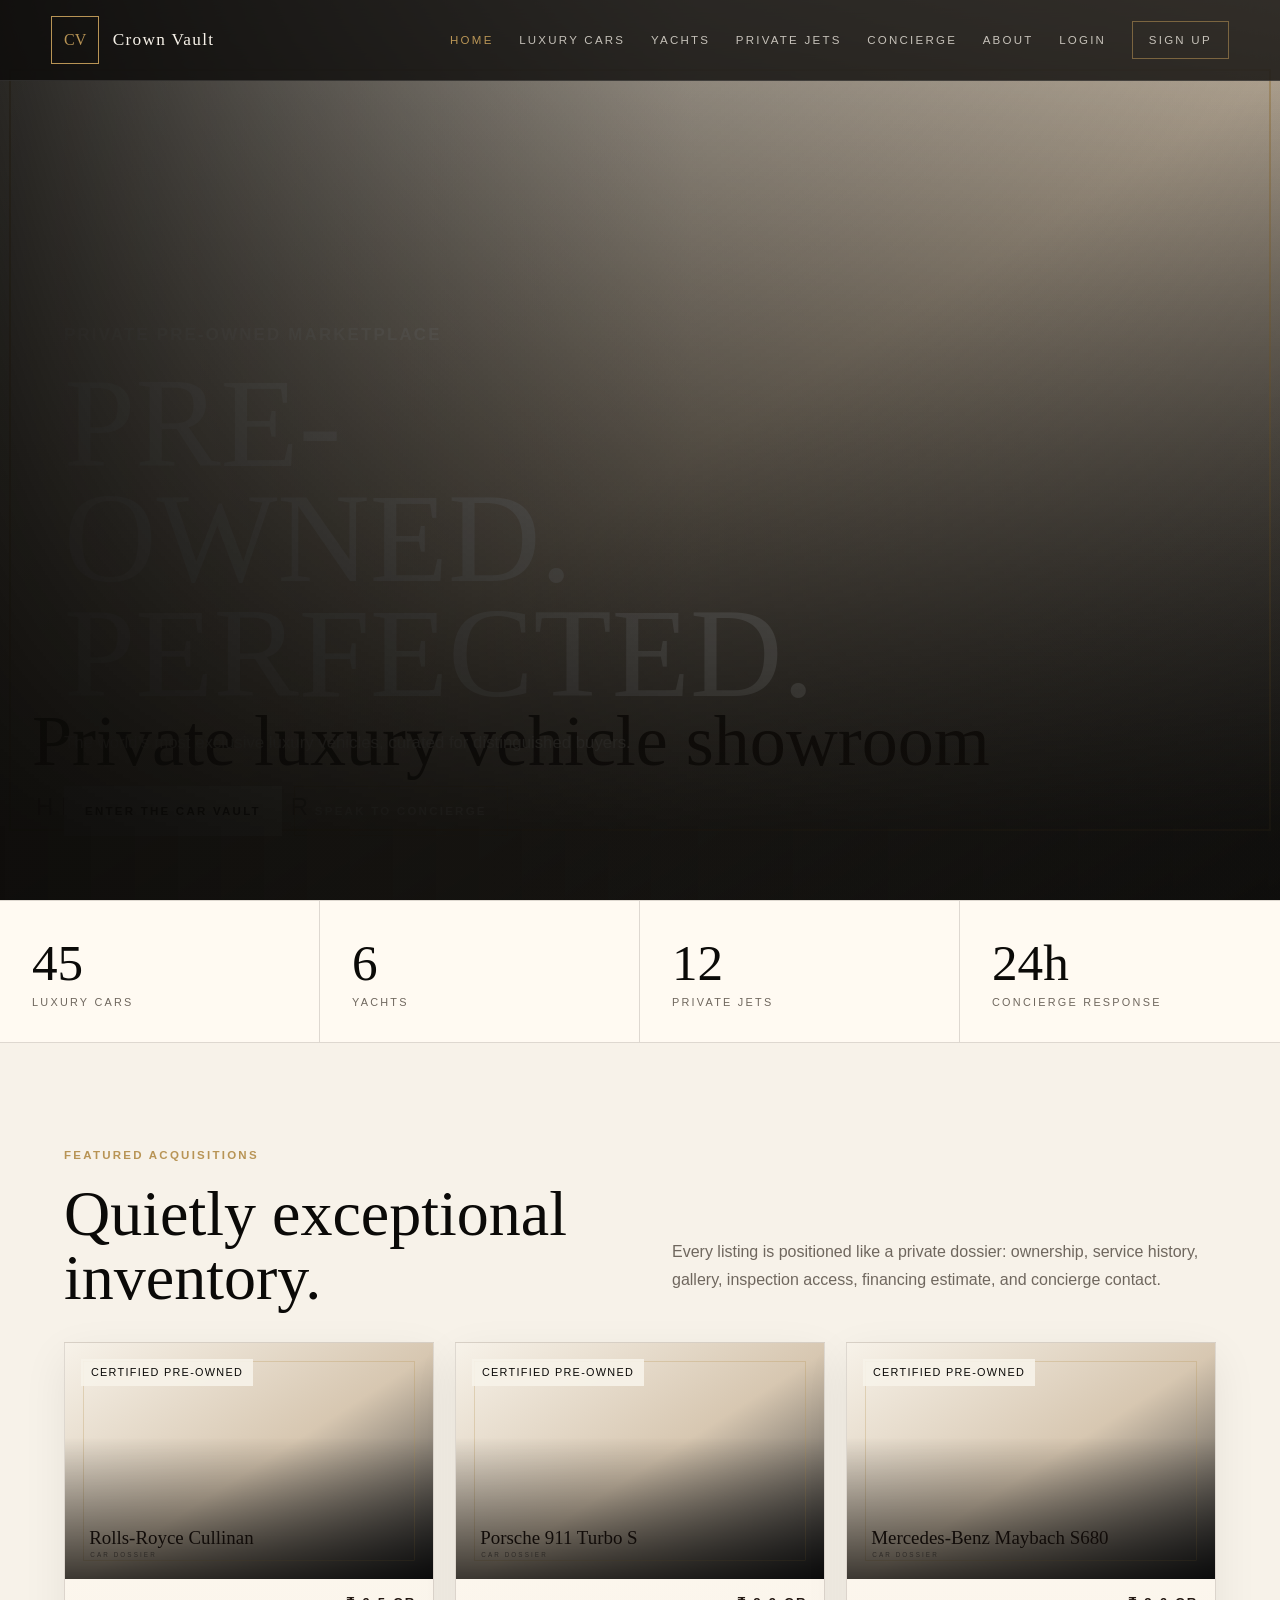
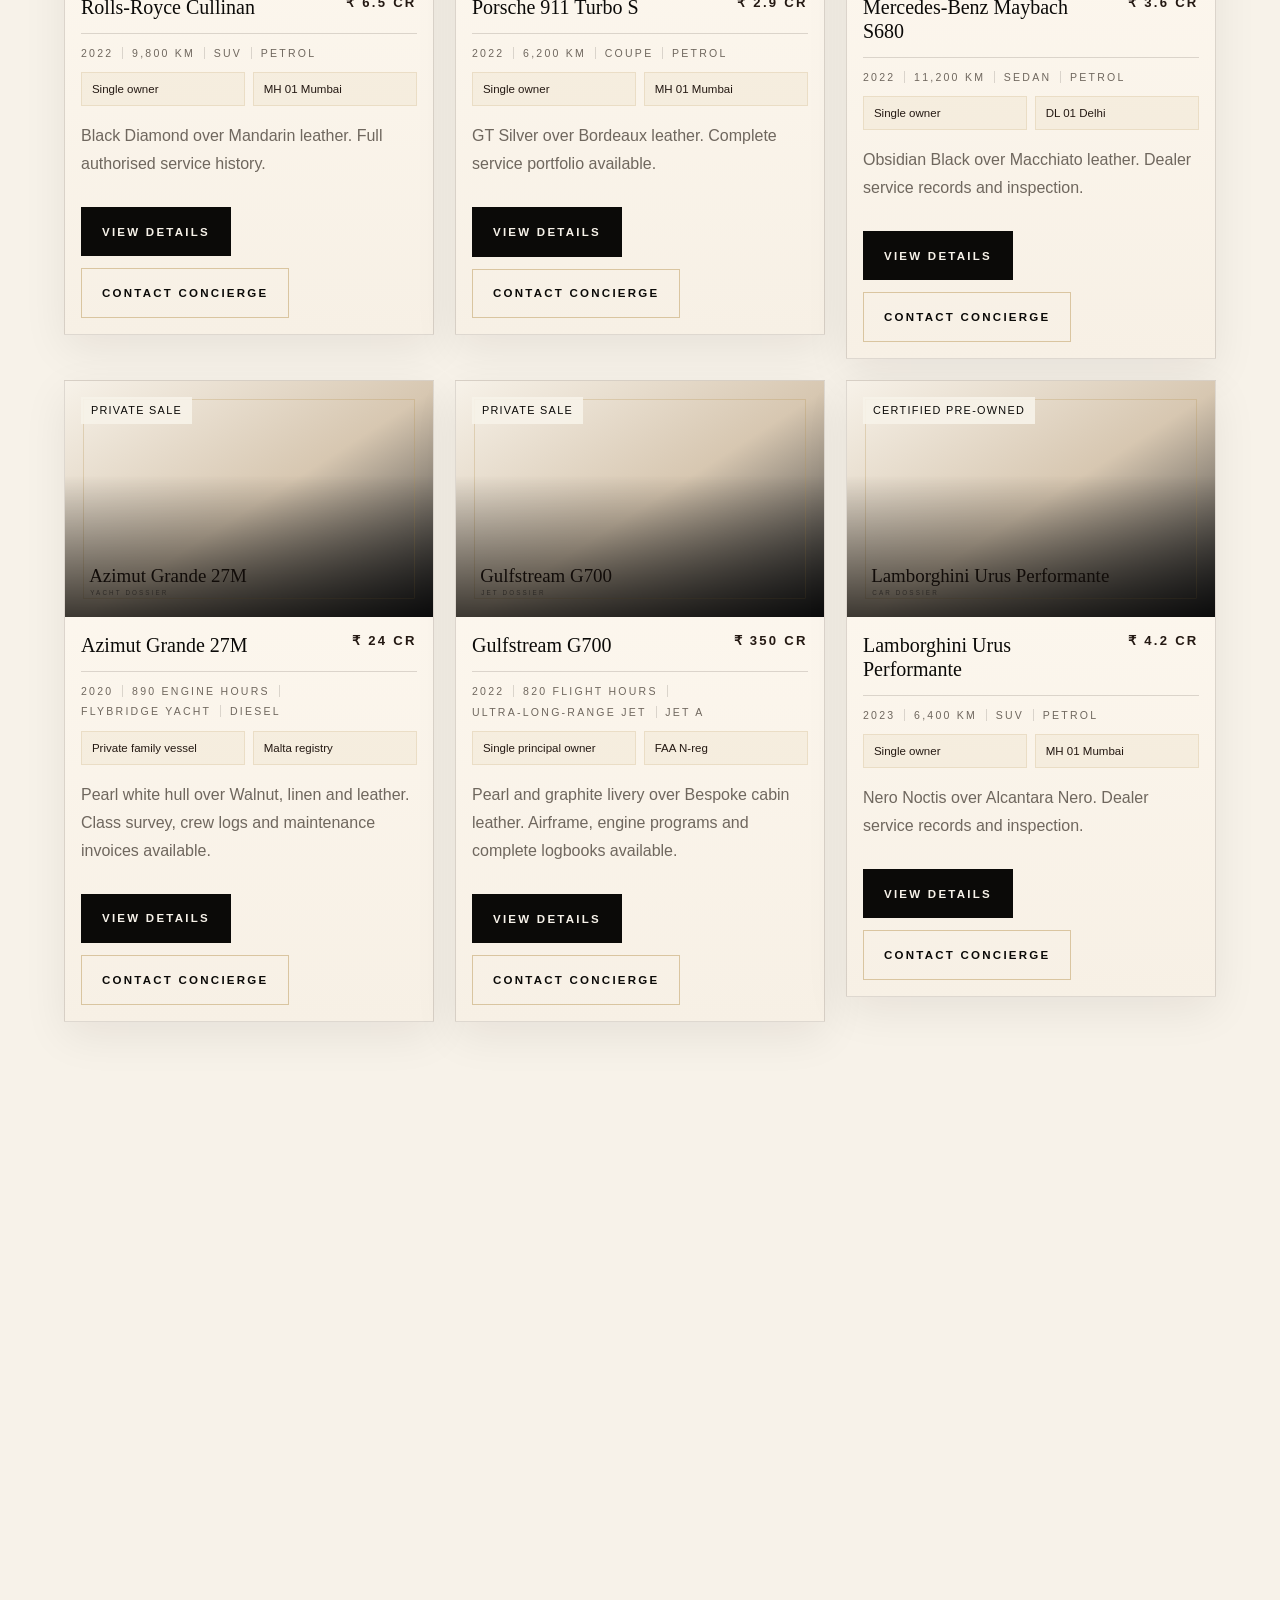
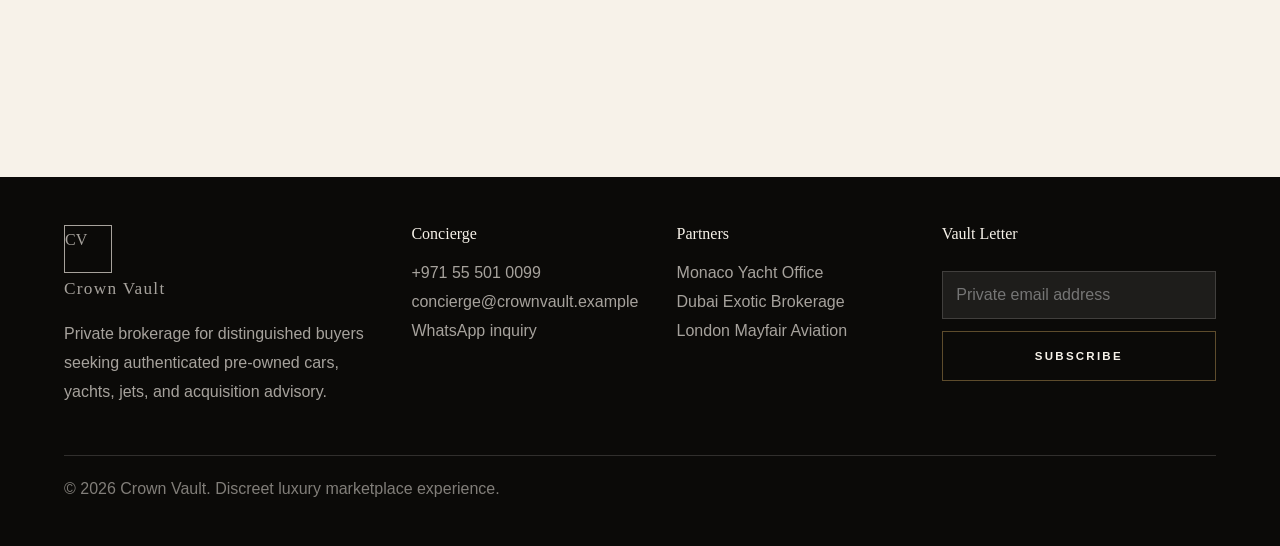
<file: index.html>
<!doctype html>
<html lang="en">
  <head>
    <meta charset="UTF-8" />
    <meta name="viewport" content="width=device-width, initial-scale=1.0" />
    <title>Crown Vault | Pre-Owned Luxury Marketplace</title>
    <meta name="description" content="Crown Vault is a private marketplace for pre-owned exotic cars, luxury yachts, private jets, and VIP concierge acquisitions." />
    <link rel="preconnect" href="https://tse4.mm.bing.net" />
    <link rel="preload" as="image" href="https://tse4.mm.bing.net/th?q=Rolls%20Royce%20Cullinan%20Bentley%20showroom%20luxury%20dealership%20photography&w=1800&h=1100&c=7&rs=1&p=0&o=5&pid=1.7" />
    <link rel="stylesheet" href="styles.css" />
  </head>
  <body>
    <div class="loader" id="loader">
      <div class="loader-mark">CV</div>
      <span>Curating the vault</span>
    </div>

    <header class="site-header">
      <a class="logo" href="#/home" aria-label="Crown Vault home">
        <span>CV</span>
        <strong>Crown Vault</strong>
      </a>
      <button class="menu-toggle" id="menuToggle" aria-label="Open navigation">Menu</button>
      <nav class="main-nav" id="mainNav" aria-label="Primary navigation">
        <a href="#/home">Home</a>
        <a href="#/cars">Luxury Cars</a>
        <a href="#/yachts">Yachts</a>
        <a href="#/jets">Private Jets</a>
        <a href="#/concierge">Concierge</a>
        <a href="#/about">About</a>
        <a href="#/login">Login</a>
        <a class="nav-cta" href="#/signup">Sign Up</a>
      </nav>
    </header>

    <main id="app" tabindex="-1"></main>

    <dialog class="inquiry-dialog" id="inquiryDialog">
      <button class="dialog-close" id="closeInquiry" aria-label="Close inquiry">Close</button>
      <p class="eyebrow">Private concierge</p>
      <h2>Request a confidential viewing</h2>
      <form id="inquiryForm" class="dialog-form">
        <label>
          Selected asset
          <input name="asset" id="inquiryAsset" readonly />
        </label>
        <label>
          Name
          <input name="name" required placeholder="Your full name" />
        </label>
        <label>
          Email
          <input type="email" name="email" required placeholder="you@example.com" />
        </label>
        <label>
          Preferred contact
          <select name="contact">
            <option>Phone call</option>
            <option>Email</option>
            <option>WhatsApp</option>
            <option>Private office appointment</option>
          </select>
        </label>
        <button class="button primary" type="submit">Send request</button>
      </form>
      <p class="form-note" id="inquiryNote"></p>
    </dialog>

    <footer class="footer">
      <div>
        <a class="logo footer-logo" href="#/home"><span>CV</span><strong>Crown Vault</strong></a>
        <p>Private brokerage for distinguished buyers seeking authenticated pre-owned cars, yachts, jets, and acquisition advisory.</p>
      </div>
      <div>
        <h3>Concierge</h3>
        <a href="tel:+971555010099">+971 55 501 0099</a>
        <a href="mailto:concierge@crownvault.example">concierge@crownvault.example</a>
        <a href="https://wa.me/971555010099?text=I%20would%20like%20a%20private%20Crown%20Vault%20consultation" target="_blank" rel="noreferrer">WhatsApp inquiry</a>
      </div>
      <div>
        <h3>Partners</h3>
        <span>Monaco Yacht Office</span>
        <span>Dubai Exotic Brokerage</span>
        <span>London Mayfair Aviation</span>
      </div>
      <form class="newsletter" id="newsletterForm">
        <h3>Vault Letter</h3>
        <input type="email" required placeholder="Private email address" />
        <button class="button ghost" type="submit">Subscribe</button>
      </form>
      <div class="copyright">© 2026 Crown Vault. Discreet luxury marketplace experience.</div>
    </footer>

    <script src="app.js"></script>
  </body>
</html>
</file>
<file: styles.css>
:root {
  --ivory: #f7f2e9;
  --warm: #ebe1d2;
  --beige: #d7c7b1;
  --black: #0b0a08;
  --espresso: #241913;
  --graphite: #2b2c2d;
  --silver: #bfc2c0;
  --gold: #b89455;
  --gold-soft: rgba(184, 148, 85, 0.18);
  --line: rgba(36, 25, 19, 0.15);
  --line-dark: rgba(247, 242, 233, 0.16);
  --muted: #6f675e;
  --shadow: 0 24px 70px rgba(25, 19, 14, 0.14);
  color-scheme: light;
}

* { box-sizing: border-box; }

html {
  scroll-behavior: smooth;
  text-rendering: optimizeLegibility;
  -webkit-font-smoothing: antialiased;
}

body {
  margin: 0;
  background: var(--ivory);
  color: var(--black);
  font-family: "Segoe UI", "Helvetica Neue", Arial, sans-serif;
  letter-spacing: 0;
  overflow-x: hidden;
  overscroll-behavior-y: none;
}

body.locked { overflow: hidden; }

img, video { max-width: 100%; display: block; }

.lux-image {
  opacity: 0;
  filter: saturate(0.94) contrast(1.02);
  transition: opacity 360ms ease, transform 520ms ease;
  transform: translateZ(0);
  backface-visibility: hidden;
}

.lux-image.is-loaded {
  opacity: 1;
}

.lux-image.is-fallback {
  filter: none;
}
a { color: inherit; text-decoration: none; }
button, input, select, textarea { font: inherit; }

.loader {
  position: fixed;
  inset: 0;
  z-index: 100;
  display: grid;
  place-items: center;
  gap: 1rem;
  background: var(--black);
  color: var(--ivory);
  transition: opacity 420ms ease, visibility 420ms ease;
  will-change: opacity;
}

.loader.hidden {
  opacity: 0;
  visibility: hidden;
}

.loader-mark,
.logo span {
  display: grid;
  place-items: center;
  width: 3rem;
  height: 3rem;
  border: 1px solid currentColor;
  font-family: Georgia, serif;
  color: var(--gold);
}

.loader span,
.eyebrow,
.main-nav,
.button,
label,
.meta,
.price,
.stat-label {
  text-transform: uppercase;
  letter-spacing: 0.14rem;
}

.site-header {
  position: fixed;
  top: 0;
  left: 0;
  right: 0;
  z-index: 50;
  display: flex;
  align-items: center;
  justify-content: space-between;
  gap: 1.5rem;
  padding: 1rem clamp(1rem, 4vw, 4rem);
  border-bottom: 1px solid rgba(255,255,255,0.12);
  background: rgba(11, 10, 8, 0.78);
  color: var(--ivory);
  backdrop-filter: blur(18px);
  transform: translateZ(0);
  will-change: transform;
  backface-visibility: hidden;
}

#app {
  opacity: 0;
  transform: translateY(4px);
  transition: opacity 220ms ease, transform 220ms ease;
}

#app.page-ready {
  opacity: 1;
  transform: translateY(0);
}

.logo {
  display: inline-flex;
  align-items: center;
  gap: 0.85rem;
  min-width: max-content;
}

.logo strong {
  font-family: Georgia, "Times New Roman", serif;
  font-size: 1.08rem;
  font-weight: 500;
  letter-spacing: 0.08rem;
}

.main-nav {
  display: flex;
  align-items: center;
  gap: clamp(0.8rem, 2vw, 1.7rem);
  font-size: 0.72rem;
  color: rgba(247, 242, 233, 0.76);
}

.main-nav a:hover,
.main-nav a.active {
  color: var(--gold);
}

.nav-cta {
  padding: 0.78rem 1rem;
  border: 1px solid rgba(184, 148, 85, 0.55);
}

.menu-toggle {
  display: none;
  border: 1px solid var(--line-dark);
  background: transparent;
  color: var(--ivory);
  padding: 0.75rem 0.9rem;
}

.hero {
  min-height: 100vh;
  display: grid;
  align-items: end;
  padding: 8rem clamp(1rem, 5vw, 5rem) 4rem;
  position: relative;
  overflow: hidden;
  color: var(--ivory);
  background: var(--black);
  contain: layout paint;
}

.hero-media,
.hero-media video,
.hero-media img {
  position: absolute;
  inset: 0;
  width: 100%;
  height: 100%;
  object-fit: cover;
}

.hero-media img { z-index: 0; }
.hero-media video { z-index: 1; }

.hero-media::after {
  content: "";
  position: absolute;
  inset: 0;
  z-index: 2;
  background: linear-gradient(90deg, rgba(11,10,8,0.86), rgba(11,10,8,0.34) 54%, rgba(11,10,8,0.14)),
              linear-gradient(180deg, transparent 0%, rgba(11,10,8,0.88) 92%);
}

.hero-content {
  position: relative;
  z-index: 1;
  max-width: 56rem;
}

.eyebrow {
  margin: 0 0 1rem;
  color: var(--gold);
  font-weight: 700;
  font-size: 0.72rem;
}

h1, h2, h3 {
  margin: 0;
  font-family: Georgia, "Times New Roman", serif;
  font-weight: 500;
}

h1 {
  max-width: 12ch;
  font-size: clamp(4rem, 10vw, 10rem);
  line-height: 0.9;
}

h2 {
  font-size: clamp(2.2rem, 5vw, 5.2rem);
  line-height: 1;
}

h3 { font-size: 1.25rem; }

p {
  color: var(--muted);
  line-height: 1.75;
}

.hero p {
  max-width: 38rem;
  color: rgba(247, 242, 233, 0.76);
  font-size: 1.05rem;
}

.button {
  display: inline-flex;
  align-items: center;
  justify-content: center;
  min-height: 3.1rem;
  padding: 0 1.25rem;
  border: 1px solid var(--line);
  background: transparent;
  color: inherit;
  cursor: pointer;
  font-weight: 700;
  font-size: 0.72rem;
  transition: transform 220ms ease, background 220ms ease, border-color 220ms ease;
}

.button:hover {
  transform: translateY(-2px);
  border-color: var(--gold);
}

.button.primary {
  background: var(--black);
  color: var(--ivory);
  border-color: var(--black);
}

.hero .button.primary {
  background: var(--ivory);
  color: var(--black);
  border-color: var(--ivory);
}

.button.ghost {
  border-color: rgba(184, 148, 85, 0.48);
}

.hero-actions,
.card-actions,
.detail-actions,
.quick-actions {
  display: flex;
  flex-wrap: wrap;
  gap: 0.75rem;
  margin-top: 1.8rem;
}

.section {
  padding: clamp(4rem, 8vw, 7rem) clamp(1rem, 5vw, 5rem);
  content-visibility: auto;
  contain-intrinsic-size: 900px;
}

.section-heading {
  display: flex;
  justify-content: space-between;
  align-items: end;
  gap: 2rem;
  margin-bottom: 2rem;
}

.section-heading p { max-width: 34rem; }

.stats {
  display: grid;
  grid-template-columns: repeat(4, 1fr);
  border-block: 1px solid var(--line);
  background: #fffaf2;
}

.stat {
  padding: 2rem;
  border-right: 1px solid var(--line);
}

.stat:last-child { border-right: 0; }
.stat strong { display: block; font-family: Georgia, serif; font-size: clamp(2rem, 4vw, 4rem); font-weight: 500; }
.stat-label { color: var(--muted); font-size: 0.68rem; }

.editorial-grid {
  display: grid;
  grid-template-columns: 1.15fr 0.85fr;
  gap: 1rem;
}

.editorial-card {
  min-height: 28rem;
  display: flex;
  align-items: end;
  padding: 1.4rem;
  position: relative;
  overflow: hidden;
  background: var(--black);
  color: var(--ivory);
  contain: layout paint;
}

.editorial-card img {
  position: absolute;
  inset: 0;
  width: 100%;
  height: 100%;
  object-fit: cover;
  opacity: 0.76;
  transition: transform 520ms ease;
}

.editorial-card:hover img,
.listing-card:hover img {
  transform: scale(1.045);
}

.editorial-card::after,
.listing-image::after,
.detail-hero::after {
  content: "";
  position: absolute;
  inset: 0;
  background: linear-gradient(180deg, transparent 40%, rgba(0,0,0,0.72));
}

.editorial-card div {
  position: relative;
  z-index: 1;
  max-width: 30rem;
}

.filters {
  display: grid;
  grid-template-columns: repeat(5, 1fr);
  gap: 0.75rem;
  padding: 1rem;
  margin-bottom: 1.5rem;
  border: 1px solid var(--line);
  background: #fffaf2;
  box-shadow: 0 16px 42px rgba(25, 19, 14, 0.08);
}

label {
  display: grid;
  gap: 0.45rem;
  color: var(--muted);
  font-size: 0.66rem;
  font-weight: 700;
}

input, select, textarea {
  width: 100%;
  min-height: 3rem;
  border: 1px solid var(--line);
  background: rgba(255,255,255,0.78);
  color: var(--black);
  padding: 0 0.85rem;
  outline: none;
}

textarea {
  min-height: 7rem;
  padding-top: 0.85rem;
  resize: vertical;
}

input:focus,
select:focus,
textarea:focus {
  border-color: var(--gold);
}

.listing-grid {
  display: grid;
  grid-template-columns: repeat(auto-fit, minmax(min(100%, 22rem), 1fr));
  gap: clamp(1rem, 2vw, 1.35rem);
  align-items: start;
}

.listing-card {
  background: linear-gradient(180deg, #fffaf2, #f7f0e5);
  border: 1px solid var(--line);
  box-shadow: 0 14px 42px rgba(25, 19, 14, 0.07);
  overflow: hidden;
  transition: transform 200ms ease, box-shadow 200ms ease;
  contain: layout paint;
}

.listing-card:hover {
  transform: translateY(-3px);
  box-shadow: 0 26px 70px rgba(25, 19, 14, 0.14);
}

.listing-image {
  aspect-ratio: 16 / 10.5;
  min-height: 16rem;
  position: relative;
  overflow: hidden;
  background:
    linear-gradient(135deg, rgba(247,242,233,0.94), rgba(215,199,177,0.62)),
    var(--graphite);
}

.listing-image img {
  width: 100%;
  height: 100%;
  object-fit: cover;
  transition: opacity 360ms ease, transform 520ms ease;
}

.badge {
  position: absolute;
  left: 1rem;
  top: 1rem;
  z-index: 1;
  padding: 0.46rem 0.62rem;
  background: rgba(247, 242, 233, 0.92);
  color: var(--black);
  font-size: 0.68rem;
  letter-spacing: 0.08rem;
  text-transform: uppercase;
}

.listing-body { padding: 1rem; }
.listing-title { display: flex; justify-content: space-between; gap: 1rem; align-items: start; border-bottom: 1px solid var(--line); padding-bottom: 0.85rem; }
.listing-title h3 { line-height: 1.2; }
.price { color: var(--espresso); font-weight: 800; font-size: 0.82rem; white-space: nowrap; }
.meta { display: flex; flex-wrap: wrap; gap: 0.55rem; margin: 0.8rem 0; color: var(--muted); font-size: 0.66rem; }
.meta span { padding-right: 0.55rem; border-right: 1px solid var(--line); }
.meta span:last-child { border-right: 0; }

.provenance {
  display: grid;
  grid-template-columns: 1fr 1fr;
  gap: 0.5rem;
  margin: 0.85rem 0;
}

.provenance span {
  padding: 0.62rem;
  background: rgba(184, 148, 85, 0.08);
  border: 1px solid rgba(184, 148, 85, 0.18);
  color: var(--espresso);
  font-size: 0.72rem;
}

.spec-list,
.feature-list {
  display: grid;
  grid-template-columns: repeat(2, 1fr);
  gap: 0.75rem;
  margin: 1.25rem 0;
}

.spec-list div,
.feature-list li,
.dealer-card,
.finance-card {
  padding: 1rem;
  border: 1px solid var(--line);
  background: rgba(255,255,255,0.55);
}

.spec-list span {
  display: block;
  color: var(--muted);
  font-size: 0.78rem;
}

.feature-list {
  list-style: none;
  padding: 0;
}

.page-hero {
  padding: 9rem clamp(1rem, 5vw, 5rem) 3rem;
  background: linear-gradient(135deg, var(--black), var(--espresso));
  color: var(--ivory);
}

.page-hero p { max-width: 42rem; color: rgba(247,242,233,0.72); }

.detail-hero {
  min-height: 75vh;
  position: relative;
  display: flex;
  align-items: end;
  padding: 8rem clamp(1rem, 5vw, 5rem) 3rem;
  color: var(--ivory);
  background: var(--black);
  overflow: hidden;
  contain: layout paint;
}

.detail-hero img {
  position: absolute;
  inset: 0;
  width: 100%;
  height: 100%;
  object-fit: cover;
}

.detail-copy {
  position: relative;
  z-index: 1;
}

.detail-copy h1 { max-width: 14ch; font-size: clamp(3.4rem, 8vw, 8rem); }

.detail-layout {
  display: grid;
  grid-template-columns: 1.25fr 0.75fr;
  gap: 1.25rem;
  padding: clamp(2rem, 5vw, 5rem);
}

.gallery {
  display: grid;
  grid-template-columns: 1fr 1fr;
  gap: 0.75rem;
}

.gallery img {
  width: 100%;
  aspect-ratio: 16 / 10;
  height: auto;
  object-fit: cover;
}

.gallery img:first-child {
  grid-column: 1 / -1;
  aspect-ratio: 16 / 8.5;
  height: auto;
}

.side-panel {
  display: grid;
  gap: 1rem;
  align-content: start;
  position: sticky;
  top: 6rem;
}

.auth-page {
  min-height: 100vh;
  display: grid;
  grid-template-columns: 1fr 1fr;
  background: var(--black);
  color: var(--ivory);
}

.auth-image {
  min-height: 100%;
  background: linear-gradient(180deg, rgba(0,0,0,0.18), rgba(0,0,0,0.62)),
    var(--auth-image) center/cover;
}

.auth-card {
  display: grid;
  align-content: center;
  padding: clamp(2rem, 7vw, 6rem);
}

.auth-card form {
  display: grid;
  gap: 1rem;
  max-width: 34rem;
}

.auth-card input,
.auth-card select {
  background: rgba(255,255,255,0.08);
  color: var(--ivory);
  border-color: var(--line-dark);
}

.auth-card label { color: rgba(247,242,233,0.66); }
.auth-card p { color: rgba(247,242,233,0.66); }
.auth-options { display: flex; justify-content: space-between; gap: 1rem; align-items: center; }
.checkbox { display: flex; align-items: center; gap: 0.55rem; text-transform: none; letter-spacing: 0; }
.checkbox input { width: auto; min-height: auto; }

.dashboard {
  display: grid;
  grid-template-columns: 18rem 1fr;
  min-height: 100vh;
  padding-top: 5rem;
}

.dashboard-sidebar {
  padding: 2rem;
  background: var(--black);
  color: var(--ivory);
}

.dashboard-main {
  padding: 2rem;
}

.dashboard-grid {
  display: grid;
  grid-template-columns: repeat(3, 1fr);
  gap: 1rem;
  margin: 1.5rem 0;
}

.dash-card {
  padding: 1.3rem;
  border: 1px solid var(--line);
  background: #fffaf2;
}

.concierge-panel {
  display: grid;
  grid-template-columns: 0.9fr 1.1fr;
  gap: 1rem;
}

.concierge-copy,
.concierge-form,
.about-card {
  padding: clamp(1.2rem, 3vw, 2rem);
  border: 1px solid var(--line);
  background: #fffaf2;
  box-shadow: 0 18px 50px rgba(25, 19, 14, 0.08);
}

.concierge-form form { display: grid; gap: 1rem; }

.inquiry-dialog {
  width: min(42rem, calc(100% - 2rem));
  border: 1px solid var(--line);
  background: #fffaf2;
  color: var(--black);
  padding: 1.5rem;
  box-shadow: var(--shadow);
}

.inquiry-dialog::backdrop {
  background: rgba(11, 10, 8, 0.72);
  backdrop-filter: blur(8px);
}

.dialog-close {
  float: right;
  border: 1px solid var(--line);
  background: transparent;
  padding: 0.65rem 0.85rem;
  cursor: pointer;
}

.dialog-form { display: grid; gap: 1rem; }
.form-note { color: var(--gold); font-weight: 700; }

.footer {
  display: grid;
  grid-template-columns: 1.15fr 0.85fr 0.85fr 1fr;
  gap: 2rem;
  padding: 3rem clamp(1rem, 5vw, 5rem);
  background: var(--black);
  color: var(--ivory);
}

.footer p,
.footer span,
.footer a {
  display: block;
  color: rgba(247,242,233,0.66);
  line-height: 1.8;
}

.footer h3 {
  margin-bottom: 1rem;
  font-size: 1rem;
}

.footer-logo { margin-bottom: 1rem; }
.newsletter { display: grid; gap: 0.75rem; align-content: start; }
.newsletter input { background: rgba(255,255,255,0.08); color: var(--ivory); border-color: var(--line-dark); }
.copyright { grid-column: 1 / -1; color: rgba(247,242,233,0.5); border-top: 1px solid var(--line-dark); padding-top: 1.5rem; }

.fade-in {
  animation: fadeIn 360ms ease both;
}

@keyframes fadeIn {
  from { opacity: 0; transform: translateY(0.75rem); }
  to { opacity: 1; transform: translateY(0); }
}

@media (max-width: 1100px) {
  .filters { grid-template-columns: repeat(3, 1fr); }
  .listing-grid { grid-template-columns: repeat(auto-fit, minmax(min(100%, 19rem), 1fr)); }
  .brand-strip, .stats, .dashboard-grid { grid-template-columns: repeat(2, 1fr); }
  .footer { grid-template-columns: 1fr 1fr; }
  .detail-layout, .concierge-panel, .editorial-grid { grid-template-columns: 1fr; }
  .side-panel { position: static; }
}

@media (max-width: 760px) {
  .menu-toggle { display: block; }
  .main-nav {
    position: fixed;
    top: 5rem;
    left: 1rem;
    right: 1rem;
    display: none;
    flex-direction: column;
    align-items: stretch;
    padding: 1rem;
    background: rgba(11,10,8,0.96);
    border: 1px solid var(--line-dark);
  }
  .main-nav.open { display: flex; }
  .hero { min-height: 88vh; }
  h1 { font-size: clamp(3.3rem, 17vw, 5rem); }
  .section-heading { display: block; }
  .filters, .listing-grid, .stats, .spec-list, .feature-list, .footer, .auth-page, .dashboard, .dashboard-grid, .provenance { grid-template-columns: 1fr; }
  .auth-image { min-height: 38vh; }
  .gallery img,
  .gallery img:first-child { aspect-ratio: 4 / 3; grid-column: auto; }
  .card-actions, .detail-actions, .quick-actions { display: grid; }
  .copyright { grid-column: auto; }
}

@media (prefers-reduced-motion: reduce) {
  *,
  *::before,
  *::after {
    scroll-behavior: auto !important;
    animation-duration: 0.001ms !important;
    animation-iteration-count: 1 !important;
    transition-duration: 0.001ms !important;
  }
}
</file>
